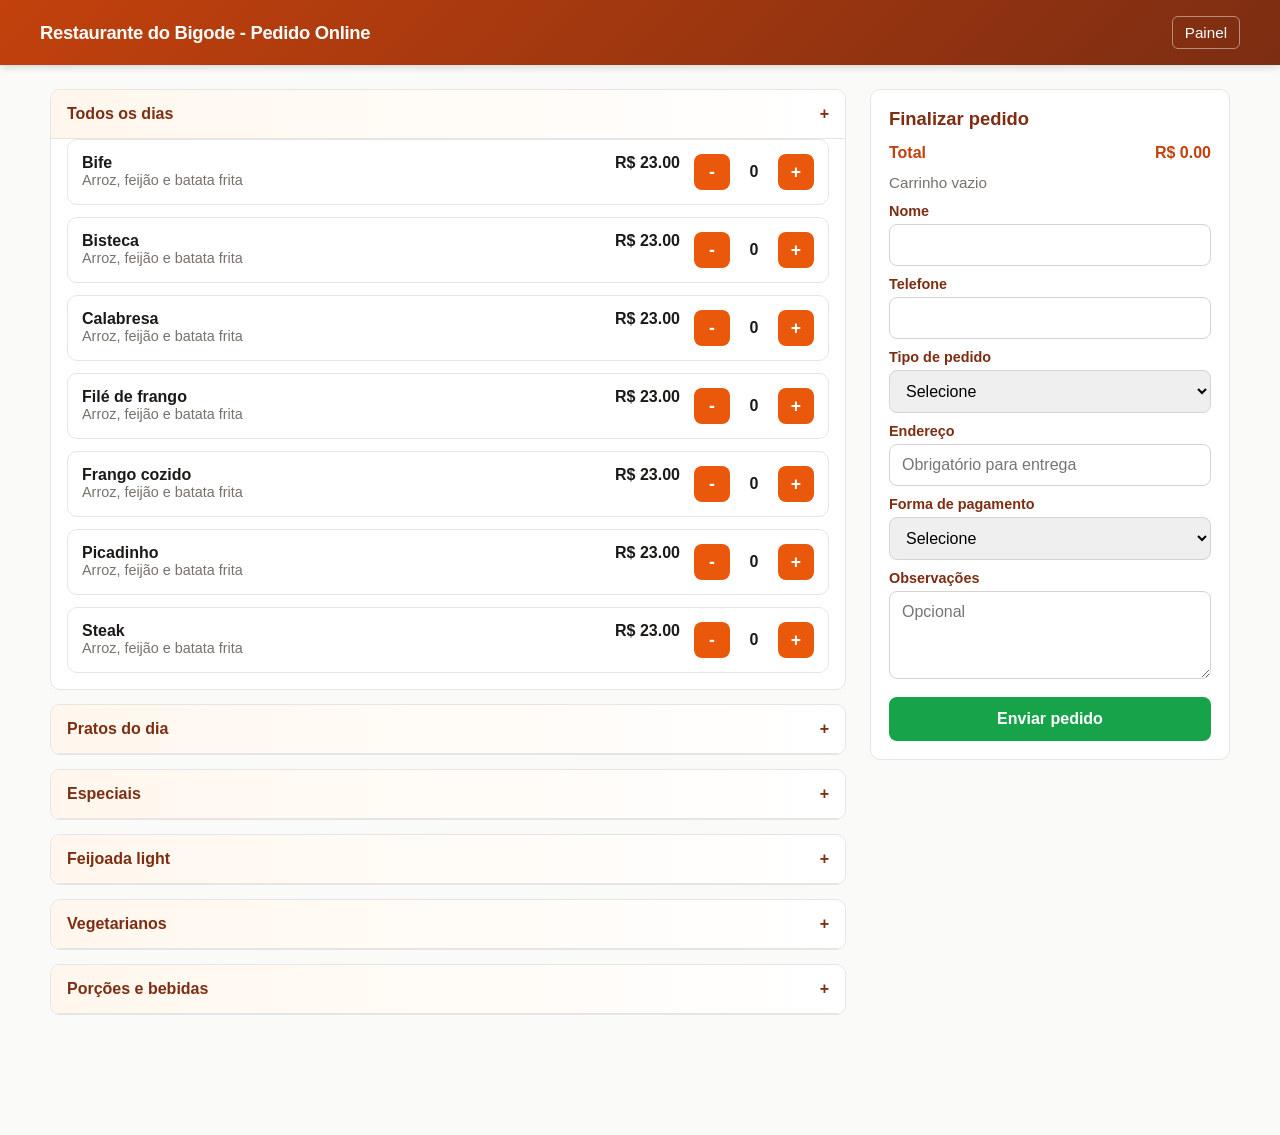
<file: wwwroot/index.html>
<!DOCTYPE html>
<html lang="pt-BR">
<head>
  <meta charset="UTF-8">
  <meta name="viewport" content="width=device-width, initial-scale=1.0">
  <title>Restaurante do Bigode</title>
  <meta http-equiv="refresh" content="0; url=cliente.html">
</head>
<body>
  <a href="cliente.html">Abrir pedido online</a>
</body>
</html>
</file>
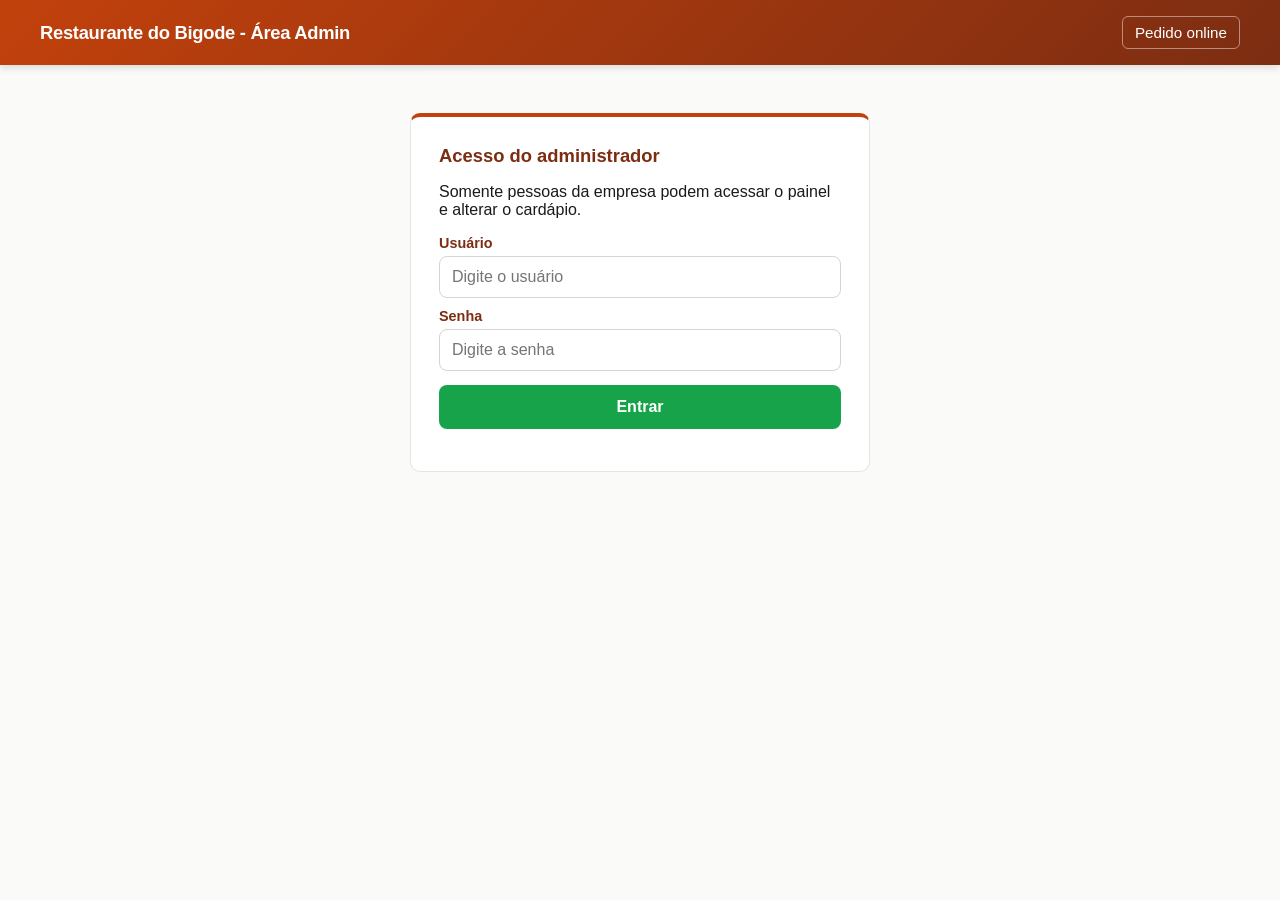
<file: wwwroot/admin.html>
<!DOCTYPE html>
<html lang="pt-BR">
<head>
  <meta charset="UTF-8">
  <meta name="viewport" content="width=device-width, initial-scale=1.0">
  <title>Restaurante do Bigode - Admin</title>
  <link rel="icon" type="image/svg+xml" href="favicon.svg">
  <link rel="stylesheet" href="styles.css">
</head>
<body>
  <header>
    <div class="brand">Restaurante do Bigode - Área Admin</div>
    <a class="header-link" href="cliente.html">Pedido online</a>
  </header>
  <main class="auth-page">
    <section class="login-card">
      <h1>Acesso do administrador</h1>
      <p>Somente pessoas da empresa podem acessar o painel e alterar o cardápio.</p>
      <label for="usuario">Usuário</label>
      <input id="usuario" placeholder="Digite o usuário">
      <label for="senha">Senha</label>
      <input id="senha" type="password" placeholder="Digite a senha">
      <button id="entrar" class="primary-button" type="button">Entrar</button>
      <p id="mensagemLogin" class="small-text"></p>
    </section>
  </main>
  <script src="admin.js"></script>
</body>
</html>
</file>
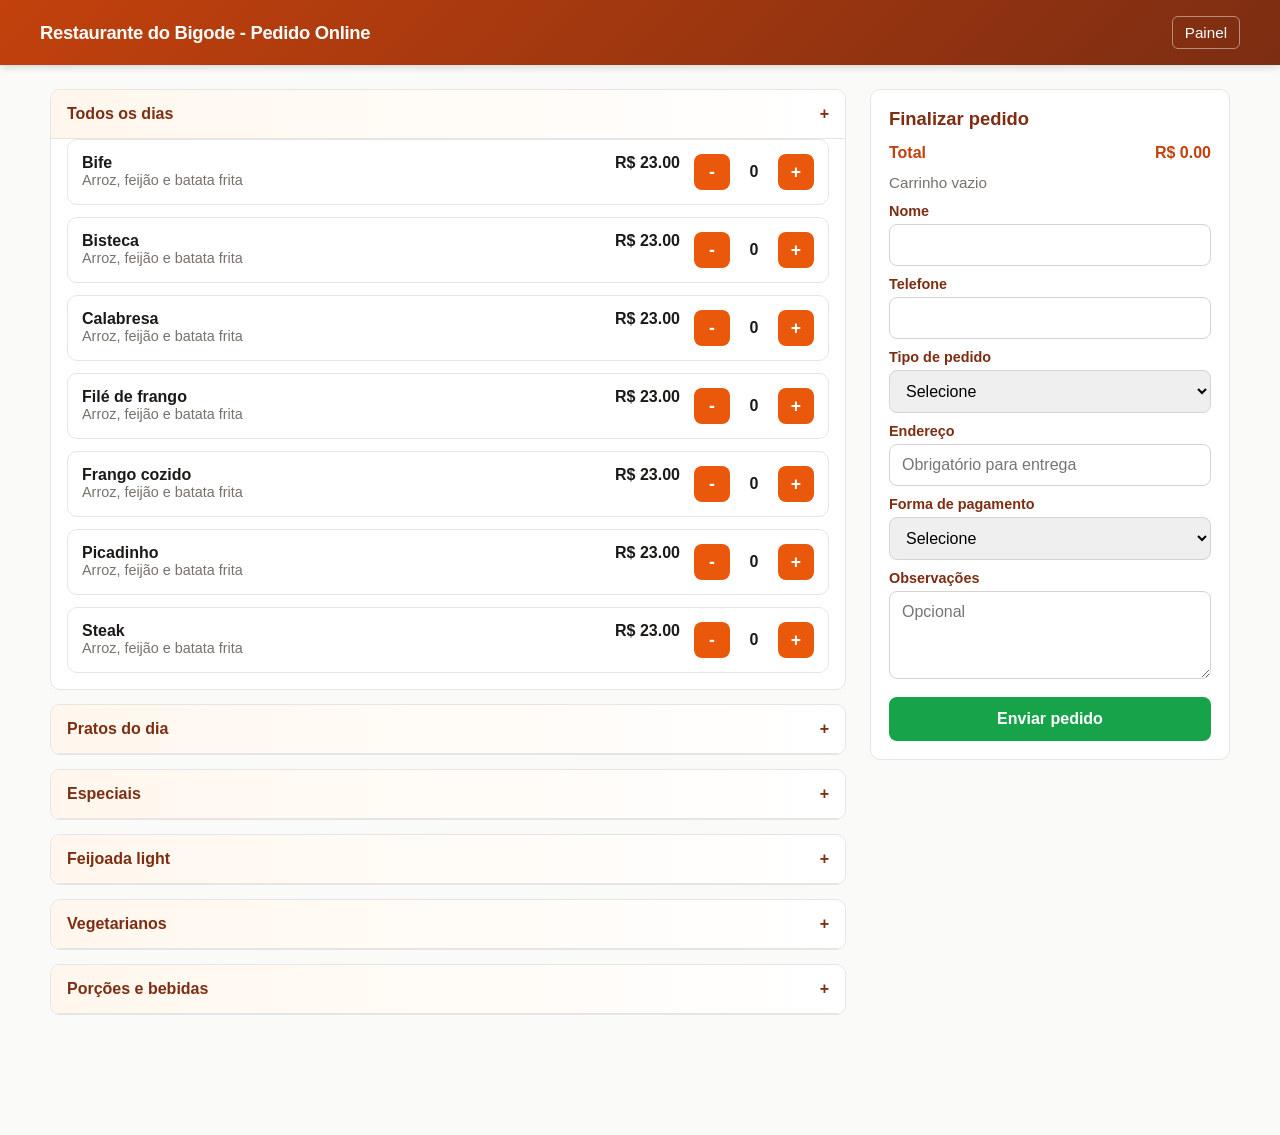
<file: wwwroot/cliente.html>
<!DOCTYPE html>
<html lang="pt-BR">
<head>
  <meta charset="UTF-8">
  <meta name="viewport" content="width=device-width, initial-scale=1.0">
  <title>Restaurante do Bigode - Pedido Online</title>
  <link rel="icon" type="image/svg+xml" href="favicon.svg">
  <link rel="stylesheet" href="styles.css">
</head>
<body>
  <header>
    <div class="brand">Restaurante do Bigode - Pedido Online</div>
    <a class="header-link" href="painel.html">Painel</a>
  </header>

  <div id="loading">
    <div class="loading-spinner"></div>
    
  </div>
  <main class="layout">
    <section id="cardapio" class="menu-grid" aria-label="Cardápio"></section>

    <aside id="checkout" class="checkout">
      <h2>Finalizar pedido</h2>
      <div class="total-line">
        <span>Total</span>
        <span>R$ <strong id="valorTotal">0.00</strong></span>
      </div>
      <div id="listaCarrinho" class="cart-summary">Carrinho vazio</div>

      <label for="nome">Nome</label>
      <input type="text" id="nome" autocomplete="name">

      <label for="telefone">Telefone</label>
      <input type="tel" id="telefone" autocomplete="tel">

      <label for="tipo_entrega">Tipo de pedido</label>
      <select id="tipo_entrega">
        <option value="">Selecione</option>
        <option value="entrega">Entrega</option>
        <option value="retirada">Retirada</option>
      </select>

      <label for="endereco">Endereço</label>
      <input type="text" id="endereco" autocomplete="street-address" placeholder="Obrigatório para entrega">

      <label for="forma_pagamento">Forma de pagamento</label>
      <select id="forma_pagamento">
        <option value="">Selecione</option>
        <option value="pix">PIX</option>
        <option value="dinheiro">Dinheiro</option>
        <option value="cartao">Cartão</option>
      </select>

      <label for="observacao">Observações</label>
      <textarea id="observacao" placeholder="Opcional"></textarea>

      <button id="enviarPedido" class="primary-button" type="button">Enviar pedido</button>
    </aside>
  </main>

  <div class="mobile-cart">
    <span><strong id="totalItens">0</strong> itens | R$ <strong id="valorTotalResumo">0.00</strong></span>
    <button id="abrirCheckout" class="primary-button" type="button">Finalizar</button>
  </div>

  <div id="modalSucesso" class="modal" role="dialog" aria-modal="true" aria-labelledby="tituloSucesso">
    <div class="modal-content">
      <h2 id="tituloSucesso">Pedido enviado</h2>
      <p>Seu pedido foi recebido com sucesso.</p>
      <button id="fecharModal" class="primary-button" type="button">Fechar</button>
    </div>
  </div>

  <script src="cliente.js"></script>
</body>
</html>
</file>
<file: wwwroot/styles.css>
/* ── Paleta de cores — Restaurante do Bigode ─────────────────────────────── */
:root {
  --brand:   #c2410c;
  --brand2:  #7c2d12;
  --accent:  #16a34a;
  --blue:    #2563eb;
  --orange:  #ea580c;
  --ink:     #1c1917;
  --muted:   #78716c;
  --line:    #e7e5e4;
  --surface: #ffffff;
  --bg:      #fafaf9;
}

* { box-sizing: border-box; }

body {
  margin: 0;
  background: var(--bg);
  color: var(--ink);
  font-family: "Segoe UI", Arial, sans-serif;
}

/* ── Loading ─────────────────────────────────────────────────────────────── */

#loading {
  position: fixed;
  inset: 0;
  z-index: 100;
  display: flex;
  flex-direction: column;
  align-items: center;
  justify-content: center;
  gap: 16px;
  background: var(--bg);
  transition: opacity 0.4s ease;
}

#loading.oculto {
  opacity: 0;
  pointer-events: none;
}

.loading-spinner {
  width: 48px;
  height: 48px;
  border: 5px solid var(--line);
  border-top-color: var(--brand);
  border-radius: 50%;
  animation: girar 0.8s linear infinite;
}

.loading-texto {
  color: var(--muted);
  font-size: 0.95rem;
  font-weight: 600;
}

@keyframes girar { to { transform: rotate(360deg); } }

/* ── Header ──────────────────────────────────────────────────────────────── */

header {
  position: sticky;
  top: 0;
  z-index: 10;
  display: flex;
  align-items: center;
  justify-content: space-between;
  gap: 16px;
  padding: 16px clamp(16px, 4vw, 40px);
  background: linear-gradient(135deg, var(--brand) 0%, var(--brand2) 100%);
  color: white;
  box-shadow: 0 2px 8px rgba(0,0,0,0.15);
}

.brand { font-size: 1.15rem; font-weight: 800; letter-spacing: -0.3px; }

.nav-actions { display: flex; flex-wrap: wrap; gap: 8px; }

.header-link, .header-button {
  color: white;
  font-size: 0.95rem;
  text-decoration: none;
  border: 1px solid rgba(255,255,255,0.45);
  border-radius: 6px;
  padding: 7px 12px;
  background: transparent;
  cursor: pointer;
  transition: background 0.2s;
}

.header-link:hover, .header-button:hover { background: rgba(255,255,255,0.15); }

/* ── Layout ──────────────────────────────────────────────────────────────── */

.layout {
  width: min(1180px, calc(100% - 32px));
  margin: 24px auto 120px;
  display: grid;
  grid-template-columns: minmax(0, 1fr) 360px;
  gap: 24px;
  align-items: start;
}

.menu-grid, .board { display: grid; gap: 14px; }

.category, .product, .order-card, .panel-column, .checkout, .login-card {
  background: var(--surface);
  border: 1px solid var(--line);
  border-radius: 10px;
}

.category { overflow: hidden; }

.category-button {
  width: 100%;
  display: flex;
  justify-content: space-between;
  align-items: center;
  padding: 15px 16px;
  border: 0;
  background: linear-gradient(90deg, #fff7ed, #ffffff);
  color: var(--brand2);
  font: inherit;
  font-weight: 800;
  text-align: left;
  cursor: pointer;
  border-bottom: 1px solid var(--line);
  transition: background 0.2s;
}

.category-button:hover { background: #fff7ed; }

.products { display: none; padding: 0 16px 16px; }
.category.open .products { display: grid; gap: 12px; }

.product {
  display: grid;
  grid-template-columns: minmax(0, 1fr) auto;
  gap: 14px;
  padding: 14px;
  transition: box-shadow 0.2s;
}

.product:hover { box-shadow: 0 2px 10px rgba(194,65,12,0.08); }

.product-title { display: flex; justify-content: space-between; gap: 12px; font-weight: 800; }

.description, .small-text { color: var(--muted); font-size: 0.9rem; }

.quantity {
  display: grid;
  grid-template-columns: 36px 32px 36px;
  gap: 8px;
  align-items: center;
  justify-items: center;
}

.icon-button, .primary-button, .secondary-button, .status-button, .danger-button {
  border: 0;
  border-radius: 8px;
  font: inherit;
  font-weight: 800;
  cursor: pointer;
  transition: opacity 0.2s, transform 0.1s;
}

.icon-button:hover, .primary-button:hover { opacity: 0.88; }
.icon-button:active, .primary-button:active { transform: scale(0.97); }

.icon-button { width: 36px; height: 36px; background: var(--orange); color: white; font-size: 1.1rem; }

.checkout { position: sticky; top: 88px; padding: 18px; }

.checkout h2, .panel-column h2, .login-card h1 { margin: 0 0 14px; font-size: 1.15rem; color: var(--brand2); }

.total-line { display: flex; justify-content: space-between; gap: 12px; margin: 10px 0; font-weight: 900; color: var(--brand); }

label { display: block; margin: 10px 0 5px; font-size: 0.9rem; font-weight: 700; color: var(--brand2); }

input, select, textarea {
  width: 100%;
  padding: 11px 12px;
  border: 1px solid #d6d3d1;
  border-radius: 8px;
  font: inherit;
  transition: border-color 0.2s, box-shadow 0.2s;
}

input:focus, select:focus, textarea:focus {
  outline: none;
  border-color: var(--brand);
  box-shadow: 0 0 0 3px rgba(194,65,12,0.12);
}

textarea { min-height: 88px; resize: vertical; }

.primary-button, .secondary-button { width: 100%; margin-top: 14px; padding: 13px; color: white; }
.primary-button   { background: var(--accent); }
.secondary-button { background: #57534e; }

.cart-summary { margin: 12px 0; max-height: 170px; overflow-y: auto; color: var(--muted); font-size: 0.95rem; }

.mobile-cart { display: none; }

.modal {
  position: fixed;
  inset: 0;
  z-index: 30;
  display: none;
  align-items: center;
  justify-content: center;
  padding: 20px;
  background: rgba(28,25,23,0.6);
}

.modal.active { display: flex; }

.modal-content {
  width: min(420px, 100%);
  padding: 28px 24px;
  background: white;
  border-radius: 12px;
  text-align: center;
  border-top: 4px solid var(--accent);
}

.auth-page { width: min(460px, calc(100% - 32px)); margin: 48px auto; }
.login-card { padding: 28px; border-top: 4px solid var(--brand); }

.sound-toggle { width: 100%; padding: 10px; border: 0; background: var(--brand2); color: white; cursor: pointer; font-weight: 700; }

.board { width: min(1280px, calc(100% - 32px)); margin: 24px auto; grid-template-columns: repeat(3, minmax(0, 1fr)); }

.panel-column { min-height: 180px; padding: 14px; }
.panel-column h2 { border-bottom: 2px solid var(--line); padding-bottom: 10px; }

.order-card { margin-bottom: 12px; padding: 12px; border-left: 5px solid var(--line); transition: box-shadow 0.2s; }
.order-card:hover { box-shadow: 0 2px 10px rgba(0,0,0,0.08); }
.order-card.novo       { border-left-color: var(--orange); }
.order-card.preparando { border-left-color: var(--blue); }
.order-card.finalizado { border-left-color: var(--accent); }

.actions { display: flex; flex-wrap: wrap; gap: 6px; margin-top: 10px; }

.status-button, .danger-button { padding: 8px 10px; color: white; font-size: 0.85rem; }
.status-button.new  { background: var(--orange); }
.status-button.prep { background: var(--blue); }
.status-button.done { background: var(--accent); }
.danger-button      { background: #dc2626; }

.admin-layout {
  width: min(1180px, calc(100% - 32px));
  margin: 24px auto 40px;
  display: grid;
  grid-template-columns: 360px minmax(0, 1fr);
  gap: 24px;
  align-items: start;
}

.admin-form {
  background: var(--surface);
  border: 1px solid var(--line);
  border-top: 3px solid var(--brand);
  border-radius: 10px;
  padding: 18px;
  position: sticky;
  top: 88px;
}

.admin-form h2 { margin: 0 0 14px; font-size: 1.15rem; color: var(--brand2); }
.checkbox-line { display: flex; align-items: center; gap: 8px; }
.checkbox-line input { width: auto; }

/* ── Relatórios ──────────────────────────────────────────────────────────── */

.relatorios-layout { width: min(1180px, calc(100% - 32px)); margin: 24px auto 48px; display: grid; gap: 24px; }
.relatorios-colunas { display: grid; grid-template-columns: repeat(2, 1fr); gap: 24px; }
.relatorio-section { background: var(--surface); border: 1px solid var(--line); border-radius: 10px; padding: 20px; }
.relatorio-section h2 { margin: 0 0 6px; font-size: 1.1rem; color: var(--brand2); }
.indicadores-grid { display: grid; grid-template-columns: repeat(auto-fit, minmax(180px, 1fr)); gap: 16px; margin-top: 16px; }
.indicador-card { background: #fff7ed; border: 1px solid #fed7aa; border-radius: 10px; padding: 16px; text-align: center; }
.indicador-titulo { font-size: 0.85rem; color: var(--muted); margin-bottom: 8px; }
.indicador-valor { font-size: 1.6rem; font-weight: 900; color: var(--brand); }
.ranking-lista { margin-top: 14px; display: grid; gap: 10px; }
.ranking-item { display: flex; align-items: center; gap: 10px; }
.ranking-pos { font-weight: 800; color: var(--muted); min-width: 24px; font-size: 0.85rem; }
.ranking-info { flex: 1; min-width: 0; }
.ranking-nome { font-size: 0.9rem; font-weight: 700; display: block; margin-bottom: 4px; white-space: nowrap; overflow: hidden; text-overflow: ellipsis; }
.ranking-barra-container { background: var(--line); border-radius: 4px; height: 8px; overflow: hidden; }
.ranking-barra { height: 100%; background: var(--orange); border-radius: 4px; min-width: 4px; transition: width 0.5s ease; }
.ranking-valor { font-size: 0.85rem; font-weight: 700; white-space: nowrap; color: var(--ink); }

/* ── Responsivo ──────────────────────────────────────────────────────────── */

@media (max-width: 900px) {
  .layout, .board, .admin-layout, .relatorios-colunas { grid-template-columns: 1fr; }
  .checkout { position: static; }
}

@media (max-width: 640px) {
  header { align-items: flex-start; flex-direction: column; }
  .layout { width: min(100% - 20px, 1180px); margin-top: 12px; }
  .product { grid-template-columns: 1fr; }
  .product-title { flex-direction: column; gap: 4px; }
  .quantity { justify-content: start; }
  .checkout:not(.admin-form) { display: none; }
  .checkout.admin-form       { display: block !important; }
  .checkout.visible          { display: block; }
  .admin-form                { position: static; }

  .mobile-cart {
    position: fixed;
    left: 0; right: 0; bottom: 0;
    z-index: 20;
    display: flex;
    justify-content: space-between;
    align-items: center;
    gap: 12px;
    padding: 12px 16px;
    background: white;
    border-top: 1px solid var(--line);
    box-shadow: 0 -6px 18px rgba(0,0,0,0.10);
  }

  .mobile-cart .primary-button { width: auto; margin: 0; white-space: nowrap; }
}
</file>
